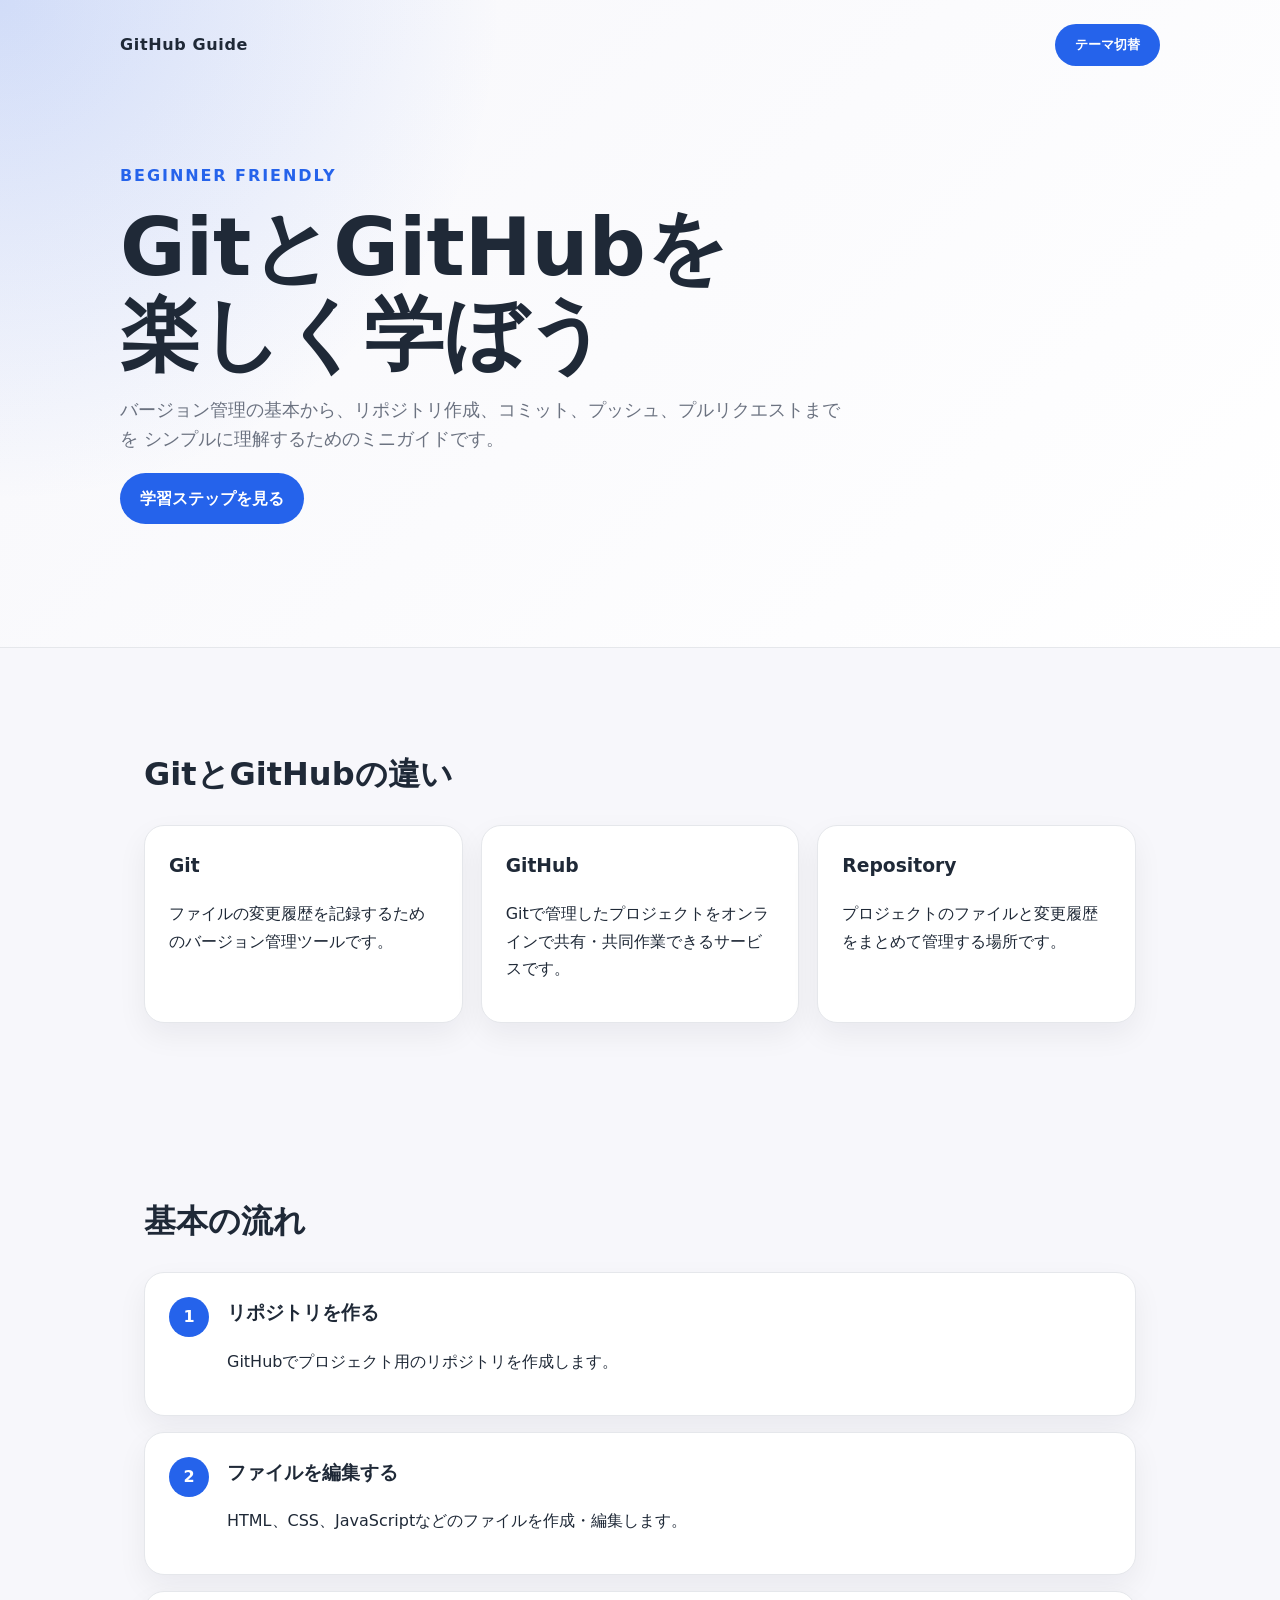
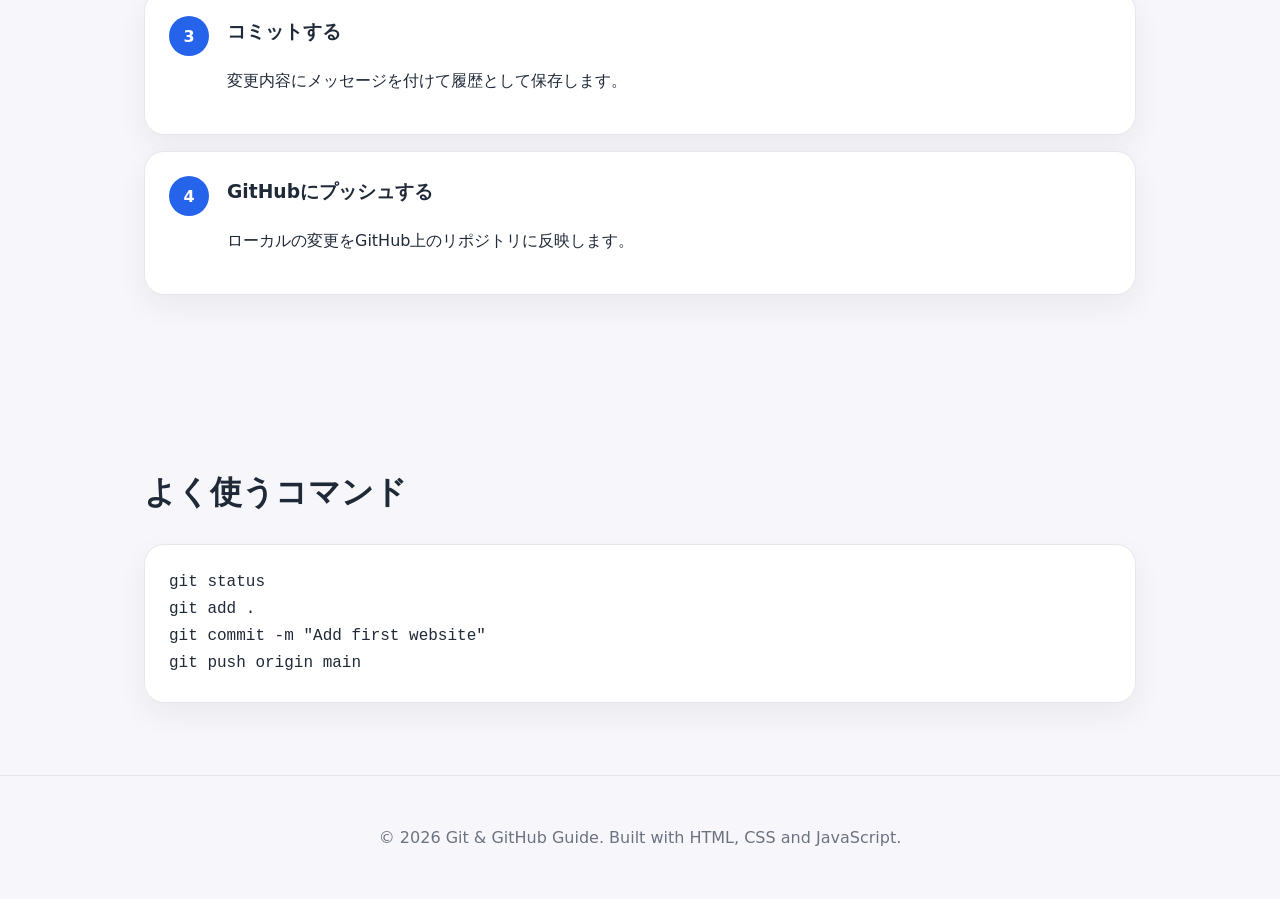
<file: index.html>
<!DOCTYPE html>
<html lang="ja">
<head>
  <meta charset="UTF-8" />
  <meta name="viewport" content="width=device-width, initial-scale=1.0" />
  <title>Git & GitHub Guide</title>
  <link rel="stylesheet" href="style.css" />
</head>
<body>
  <header class="hero">
    <nav class="nav">
      <div class="logo">GitHub Guide</div>
      <button id="themeButton" class="theme-button" type="button">テーマ切替</button>
    </nav>

    <div class="hero-content">
      <p class="eyebrow">Beginner Friendly</p>
      <h1>GitとGitHubを<br />楽しく学ぼう</h1>
      <p class="lead">
        バージョン管理の基本から、リポジトリ作成、コミット、プッシュ、プルリクエストまでを
        シンプルに理解するためのミニガイドです。
      </p>
      <a class="button" href="#steps">学習ステップを見る</a>
    </div>
  </header>

  <main>
    <section class="section intro">
      <h2>GitとGitHubの違い</h2>
      <div class="cards">
        <article class="card">
          <h3>Git</h3>
          <p>ファイルの変更履歴を記録するためのバージョン管理ツールです。</p>
        </article>
        <article class="card">
          <h3>GitHub</h3>
          <p>Gitで管理したプロジェクトをオンラインで共有・共同作業できるサービスです。</p>
        </article>
        <article class="card">
          <h3>Repository</h3>
          <p>プロジェクトのファイルと変更履歴をまとめて管理する場所です。</p>
        </article>
      </div>
    </section>

    <section id="steps" class="section steps">
      <h2>基本の流れ</h2>
      <ol class="timeline">
        <li>
          <span>1</span>
          <div>
            <h3>リポジトリを作る</h3>
            <p>GitHubでプロジェクト用のリポジトリを作成します。</p>
          </div>
        </li>
        <li>
          <span>2</span>
          <div>
            <h3>ファイルを編集する</h3>
            <p>HTML、CSS、JavaScriptなどのファイルを作成・編集します。</p>
          </div>
        </li>
        <li>
          <span>3</span>
          <div>
            <h3>コミットする</h3>
            <p>変更内容にメッセージを付けて履歴として保存します。</p>
          </div>
        </li>
        <li>
          <span>4</span>
          <div>
            <h3>GitHubにプッシュする</h3>
            <p>ローカルの変更をGitHub上のリポジトリに反映します。</p>
          </div>
        </li>
      </ol>
    </section>

    <section class="section command-box">
      <h2>よく使うコマンド</h2>
      <div class="code-card">
        <pre><code>git status
git add .
git commit -m "Add first website"
git push origin main</code></pre>
      </div>
    </section>
  </main>

  <footer class="footer">
    <p>&copy; 2026 Git & GitHub Guide. Built with HTML, CSS and JavaScript.</p>
  </footer>

  <script src="script.js"></script>
</body>
</html>
</file>
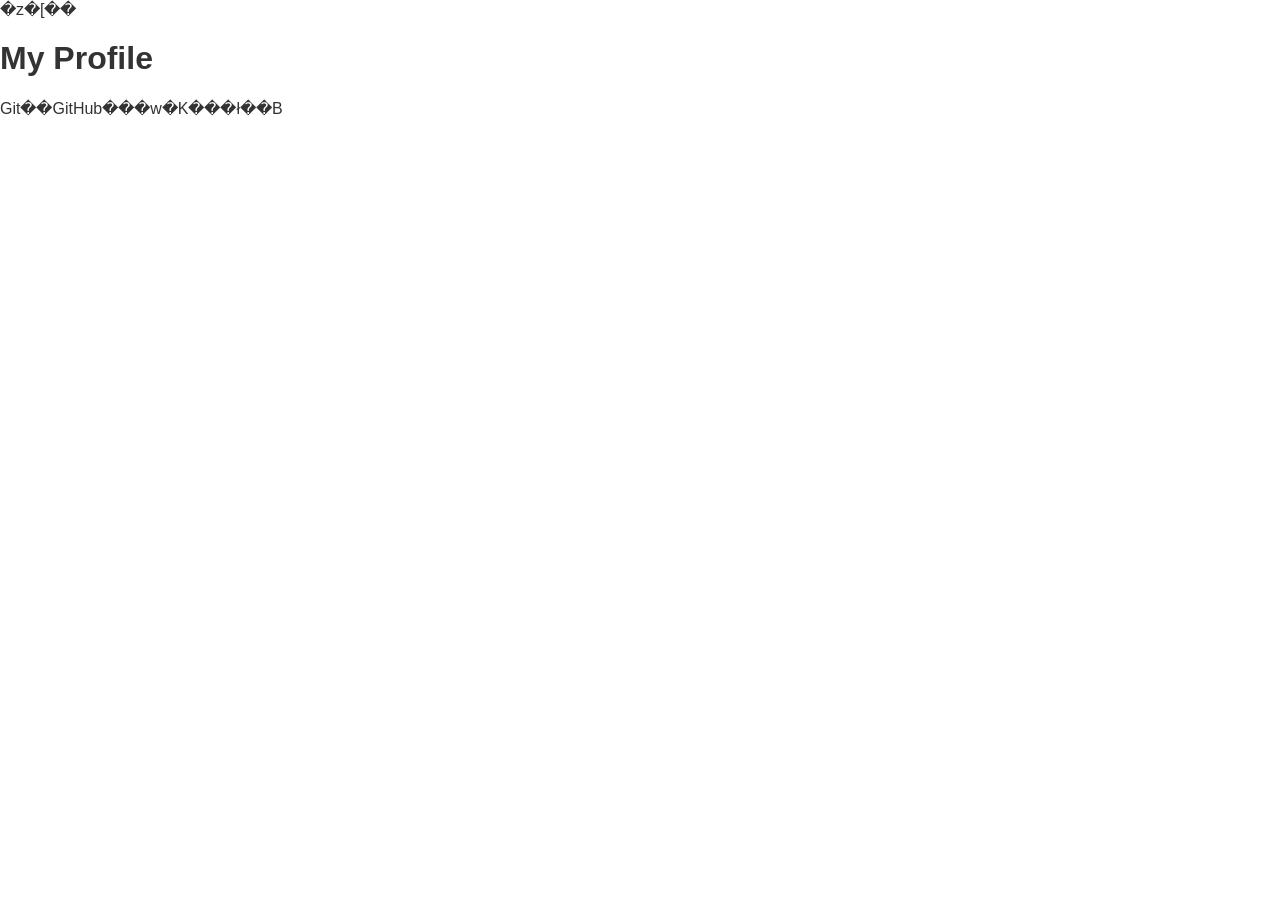
<file: members/my-profile.html>
<!DOCTYPE html>
<html lang="ja">
<head>
    <meta charset="UTF-8">
    <title>My Profile</title>
    <link rel="stylesheet" href="../css/style.css">
</head>
<body>
    <header>
        <a href="../index.html">�z�[��</a>
    </header>

    <main>
        <h1>My Profile</h1>
        <p>Git��GitHub���w�K���ł��B</p>
    </main>
</body>
</html>
</file>
<file: style.css>
:root {
  --bg: #f7f7fb;
  --text: #1f2937;
  --muted: #6b7280;
  --card: #ffffff;
  --accent: #2563eb;
  --accent-dark: #1d4ed8;
  --border: #e5e7eb;
}

body.dark {
  --bg: #111827;
  --text: #f9fafb;
  --muted: #d1d5db;
  --card: #1f2937;
  --accent: #60a5fa;
  --accent-dark: #3b82f6;
  --border: #374151;
}

* {
  box-sizing: border-box;
}

body {
  margin: 0;
  font-family: system-ui, -apple-system, BlinkMacSystemFont, "Segoe UI", sans-serif;
  background: var(--bg);
  color: var(--text);
  line-height: 1.7;
  transition: background 0.3s ease, color 0.3s ease;
}

.hero {
  min-height: 72vh;
  padding: 24px;
  background:
    radial-gradient(circle at top left, rgba(37, 99, 235, 0.18), transparent 35%),
    linear-gradient(135deg, var(--bg), var(--card));
  border-bottom: 1px solid var(--border);
}

.nav {
  max-width: 1040px;
  margin: 0 auto;
  display: flex;
  justify-content: space-between;
  align-items: center;
}

.logo {
  font-weight: 800;
  letter-spacing: 0.04em;
}

.theme-button,
.button {
  border: none;
  border-radius: 999px;
  padding: 12px 20px;
  background: var(--accent);
  color: white;
  font-weight: 700;
  cursor: pointer;
  text-decoration: none;
  display: inline-block;
}

.theme-button:hover,
.button:hover {
  background: var(--accent-dark);
}

.hero-content {
  max-width: 1040px;
  margin: 96px auto 0;
}

.eyebrow {
  color: var(--accent);
  font-weight: 800;
  letter-spacing: 0.12em;
  text-transform: uppercase;
}

h1 {
  margin: 8px 0 16px;
  font-size: clamp(2.5rem, 7vw, 5rem);
  line-height: 1.08;
}

.lead {
  max-width: 720px;
  color: var(--muted);
  font-size: 1.1rem;
}

.section {
  max-width: 1040px;
  margin: 0 auto;
  padding: 72px 24px;
}

.section h2 {
  font-size: 2rem;
  margin-bottom: 24px;
}

.cards {
  display: grid;
  grid-template-columns: repeat(3, 1fr);
  gap: 18px;
}

.card,
.code-card,
.timeline li {
  background: var(--card);
  border: 1px solid var(--border);
  border-radius: 20px;
  padding: 24px;
  box-shadow: 0 12px 30px rgba(15, 23, 42, 0.06);
}

.card h3,
.timeline h3 {
  margin-top: 0;
}

.timeline {
  list-style: none;
  margin: 0;
  padding: 0;
  display: grid;
  gap: 16px;
}

.timeline li {
  display: flex;
  gap: 18px;
  align-items: flex-start;
}

.timeline span {
  width: 40px;
  height: 40px;
  flex: 0 0 auto;
  display: grid;
  place-items: center;
  border-radius: 50%;
  background: var(--accent);
  color: white;
  font-weight: 800;
}

pre {
  overflow-x: auto;
  margin: 0;
}

code {
  font-family: "SFMono-Regular", Consolas, "Liberation Mono", monospace;
}

.footer {
  padding: 32px 24px;
  text-align: center;
  color: var(--muted);
  border-top: 1px solid var(--border);
}

@media (max-width: 760px) {
  .cards {
    grid-template-columns: 1fr;
  }

  .nav {
    gap: 12px;
  }

  .theme-button {
    padding: 10px 14px;
  }

  .hero-content {
    margin-top: 64px;
  }
}
</file>
<file: css/style.css>
@charset "UTF-8";

* {
  box-sizing: border-box;
}

html,
body {
  margin: 0;
  padding: 0;
}

html {
  scroll-behavior: smooth;
}

body {
  min-width: 1440px;
  color: #333333;
  background: #ffffff;
  font-family: "Noto Sans JP", "Noto Sans CJK JP", sans-serif;
}

a {
  color: inherit;
  text-decoration: none;
}

img {
  display: block;
}

.site {
  width: 1440px;
  margin: 0 auto;
  overflow: hidden;
  background: #ffffff;
}

/* Hero */
.hero {
  position: relative;
  height: 663px;
  background: url("../assets/Figma_top.jpg") center top / 1440px 663px no-repeat;
}

.site-logo {
  position: absolute;
  top: 45px;
  left: 20px;
  font-size: 24px;
  font-weight: 700;
  line-height: 1;
  letter-spacing: 0;
}

.global-nav {
  position: absolute;
  top: 40px;
  left: 990px;
  width: 430px;
  height: 39px;
  font-size: 15px;
  font-weight: 400;
  line-height: 1;
}

.global-nav a {
  position: absolute;
  top: 0;
  display: flex;
  align-items: center;
  justify-content: center;
  height: 39px;
}

.global-nav a:nth-child(1) {
  left: 0;
  width: 52px;
}

.global-nav a:nth-child(2) {
  left: 95px;
  width: 44px;
}

.global-nav a:nth-child(3) {
  left: 181px;
  width: 44px;
}

.contact-button {
  left: 275px;
  display: flex;
  align-items: center;
  justify-content: center;
  width: 155px;
  height: 39px;
  color: #ffffff;
  background: #0065a8;
  border-radius: 19.5px;
  font-size: 15px;
  font-weight: 400;
}

.hero-copy {
  position: absolute;
  top: 282px;
  left: 0;
  width: 100%;
  text-align: center;
  color: #ffffff;
}

.hero-copy h1 {
  margin: 0;
  font-size: 64px;
  font-weight: 700;
  line-height: 1;
  letter-spacing: 3px;
}

.hero-copy p {
  margin: 25px 0 0;
  font-size: 16px;
  font-weight: 500;
  line-height: 1;
  letter-spacing: 0;
}

/* Common section title */
.section-heading {
  position: absolute;
  left: 0;
  width: 100%;
  text-align: center;
}

.section-heading h2 {
  margin: 0;
  color: #333333;
  font-size: 48px;
  font-weight: 700;
  line-height: 1;
  letter-spacing: 0;
}

.section-heading p {
  margin: 10px 0 0;
  color: #0065a8;
  font-size: 13px;
  font-weight: 700;
  line-height: 1;
}

/* Service */
.service-section {
  position: relative;
  height: 657px;
  background: #ffffff;
}

.service-heading {
  top: 154px;
}

.service-list {
  position: absolute;
  top: 289px;
  left: 206px;
  display: grid;
  grid-template-columns: repeat(3, 300px);
  gap: 64px;
}

.service-item {
  width: 300px;
  text-align: center;
}

.service-icon {
  position: relative;
  width: 140px;
  height: 140px;
  margin: 0 auto;
  background: #0065a8;
  border-radius: 50%;
}

.service-icon img {
  position: absolute;
}

.service-icon-graphic img {
  top: 32px;
  left: 36px;
  width: 90px;
  height: 76px;
}

.service-icon-web img {
  top: 32px;
  left: 22px;
  width: 96px;
  height: 76px;
}

.service-icon-direction img {
  top: 35px;
  left: 29px;
  width: 83px;
  height: 71px;
}

.service-item h3 {
  margin: 25px 0 0;
  color: #333333;
  font-size: 24px;
  font-weight: 700;
  line-height: 1;
}

.service-item p {
  margin: 18px 0 0;
  color: #333333;
  font-size: 15px;
  font-weight: 400;
  line-height: 1.45;
  letter-spacing: 0;
  text-align: justify;
  text-justify: inter-ideograph;
}

/* Works */
.works-section {
  position: relative;
  height: 1302px;
  background: #ffffff;
}

.works-heading {
  top: 48px;
}

.works-grid {
  position: absolute;
  top: 181px;
  left: 206px;
  display: grid;
  grid-template-columns: repeat(3, 300px);
  column-gap: 64px;
  row-gap: 67px;
}

.work-card {
  width: 300px;
}

.work-card img {
  width: 300px;
  height: 300px;
  object-fit: cover;
}

.work-card h3 {
  margin: 25px 0 0;
  color: #333333;
  font-size: 20px;
  font-weight: 700;
  line-height: 1;
  letter-spacing: 0;
}

.work-card span {
  display: inline-flex;
  align-items: center;
  justify-content: center;
  height: 21px;
  min-width: 87px;
  margin-top: 23px;
  padding: 0 9px;
  color: #333333;
  background: #eeeeee;
  border-radius: 4px;
  font-size: 13px;
  font-weight: 400;
  line-height: 1;
}

.view-more {
  position: absolute;
  top: 1190px;
  left: 633.5px;
  display: flex;
  align-items: center;
  justify-content: center;
  width: 173px;
  height: 39px;
  color: #ffffff;
  background: #0065a8;
  border-radius: 19.5px;
  font-size: 12px;
  font-weight: 500;
  line-height: 1;
}

/* About */
.about-section {
  position: relative;
  height: 539px;
  background: #eeeeee;
}

.about-heading {
  top: 84px;
}

.about-content {
  position: absolute;
  top: 219px;
  left: 348px;
  display: flex;
  align-items: flex-start;
}

.profile-photo {
  width: 200px;
  height: 200px;
  overflow: hidden;
  border-radius: 50%;
  background: url("../assets/about.jpg") left center / cover no-repeat;
}

.profile-text {
  width: 500px;
  margin-left: 66px;
}

.profile-text h3 {
  margin: 0;
  color: #333333;
  font-size: 31px;
  font-weight: 400;
  line-height: 1;
}

.profile-text p {
  margin: 21px 0 0;
  color: #333333;
  font-size: 16px;
  font-weight: 400;
  line-height: 1.35;
  letter-spacing: 0;
}

/* Footer */
.site-footer {
  position: relative;
  height: 97px;
  background: #ffffff;
}

.footer-bar {
  position: absolute;
  bottom: 0;
  left: 0;
  width: 100%;
  height: 17px;
  background: #0065a8;
}

.footer-bar small {
  position: absolute;
  top: 1px;
  right: 65px;
  color: #ffffff;
  font-size: 12px;
  font-weight: 400;
  line-height: 17px;
}
</file>
